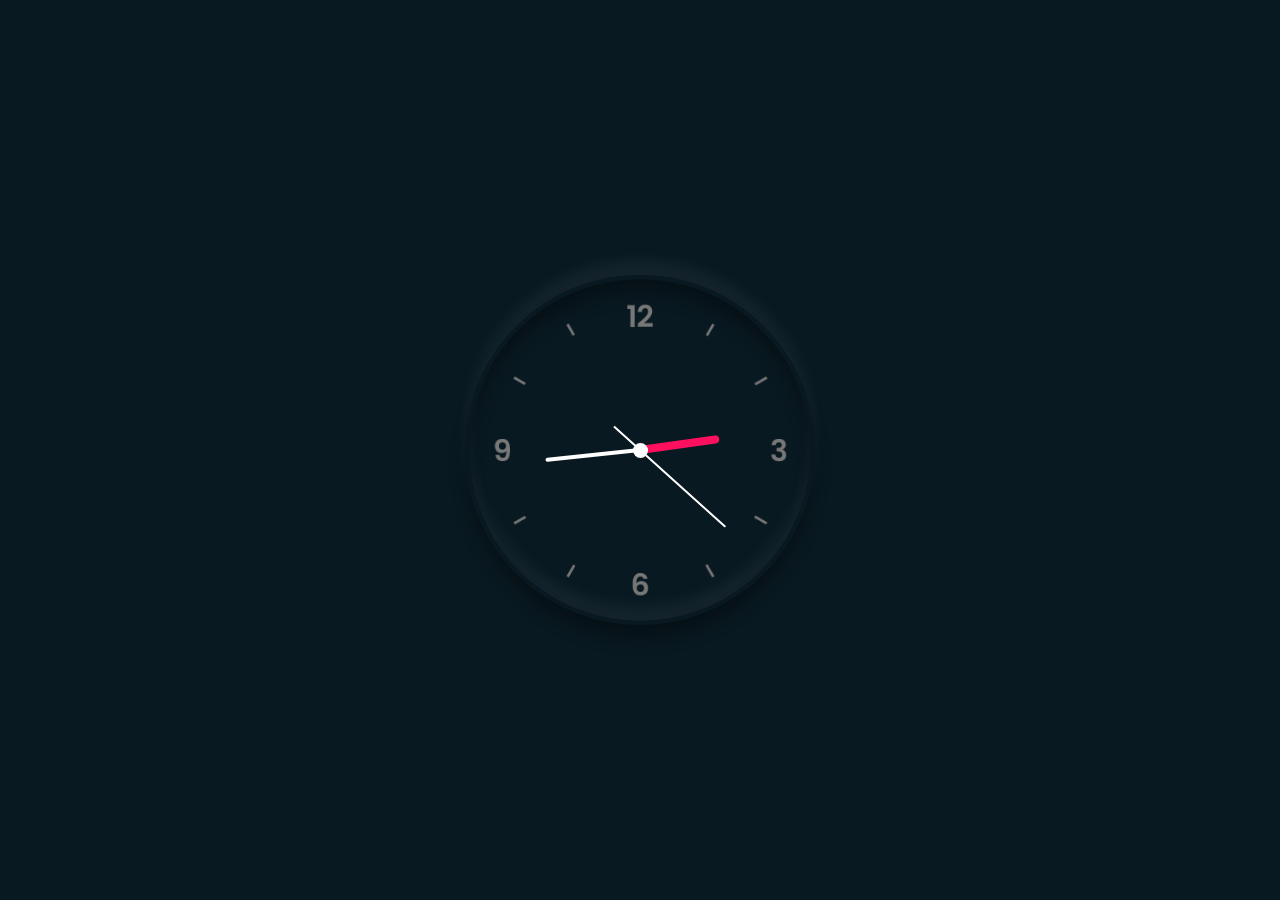
<file: Тестовые проекты/clocks/index.html>
<!DOCTYPE html>
<html>
<head>
  <meta charset="UTF-8">
  <meta name="viewport" content="width=device-width, initial-scale=1.0">
  <title>Javascript Clock UI Dark</title>
  <link rel="stylesheet" href="style.css">
</head>
<body>
    <div class="clock">
      <div class="hour">
        <div class="hr" id="hr"></div>
      </div>
      <div class="min">
        <div class="mn" id="mn"></div>
      </div>
      <div class="sec">
        <div class="sc" id="sc"></div>
      </div>
    </div>
    <script type="text/javascript">
      const deg = 6;
      const hr = document.querySelector('#hr');
      const mn = document.querySelector('#mn');
      const sc = document.querySelector('#sc');

      setInterval(() => {
        let day = new Date();
        let hh = day.getHours() * 30;
        let mm = day.getMinutes() * deg;
        let ss = day.getSeconds() * deg;
        hr.style.transform = `rotateZ(${(hh) + (mm/12)}deg)`;
        mn.style.transform = `rotateZ(${mm}deg)`;
        sc.style.transform = `rotateZ(${ss}deg)`;
      })
    </script>
</body>
</html>
</file>
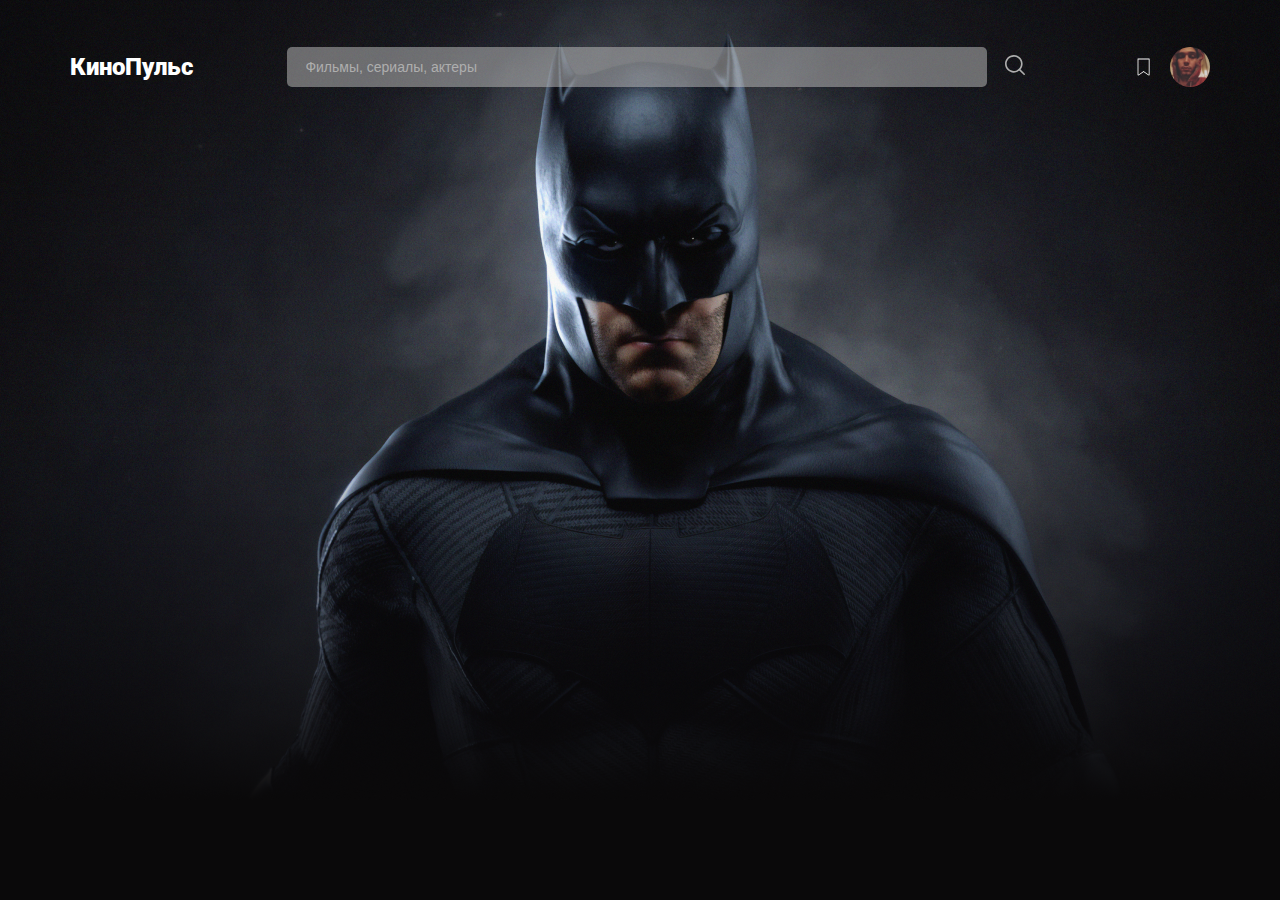
<file: Тестовые проекты/Интенсив по вёрстке  Бэтмен/index.html>
<!DOCTYPE html>
<html lang="ru">
<head>
    <meta charset="UTF-8">
    <meta name="viewport" content="width=device-width, initial-scale=1.0">
    <title>Бэтмен 2021 - cтраница о фильме</title>
    <link href="https://fonts.googleapis.com/css?family=Roboto:400,900&display=swap&subset=cyrillic" rel="stylesheet">
    <link rel="stylesheet" href="./css/style.css">
</head>
<body>
    <div class="container">
        <header class="header">
            <div class="logo">КиноПульс</div>
            <form action="" class="search">
                <input type="search" class="search-input" placeholder="Фильмы, сериалы, актеры">
                <button type="submit" class="search-button">
                    <img src="./img/search-icon.svg" alt="search-icon">
                </button>
            </form>    
            <div class="user">
                <img src="./img/bookmark.svg" alt="bookmark" class="bookmark">
                <img src="./img/avatar.jpg" alt="avatar" class="avatar">
            </div>
        </header>
        <!-- /.header -->
    </div>
    <!-- /.container -->
</body>
</html>
</file>
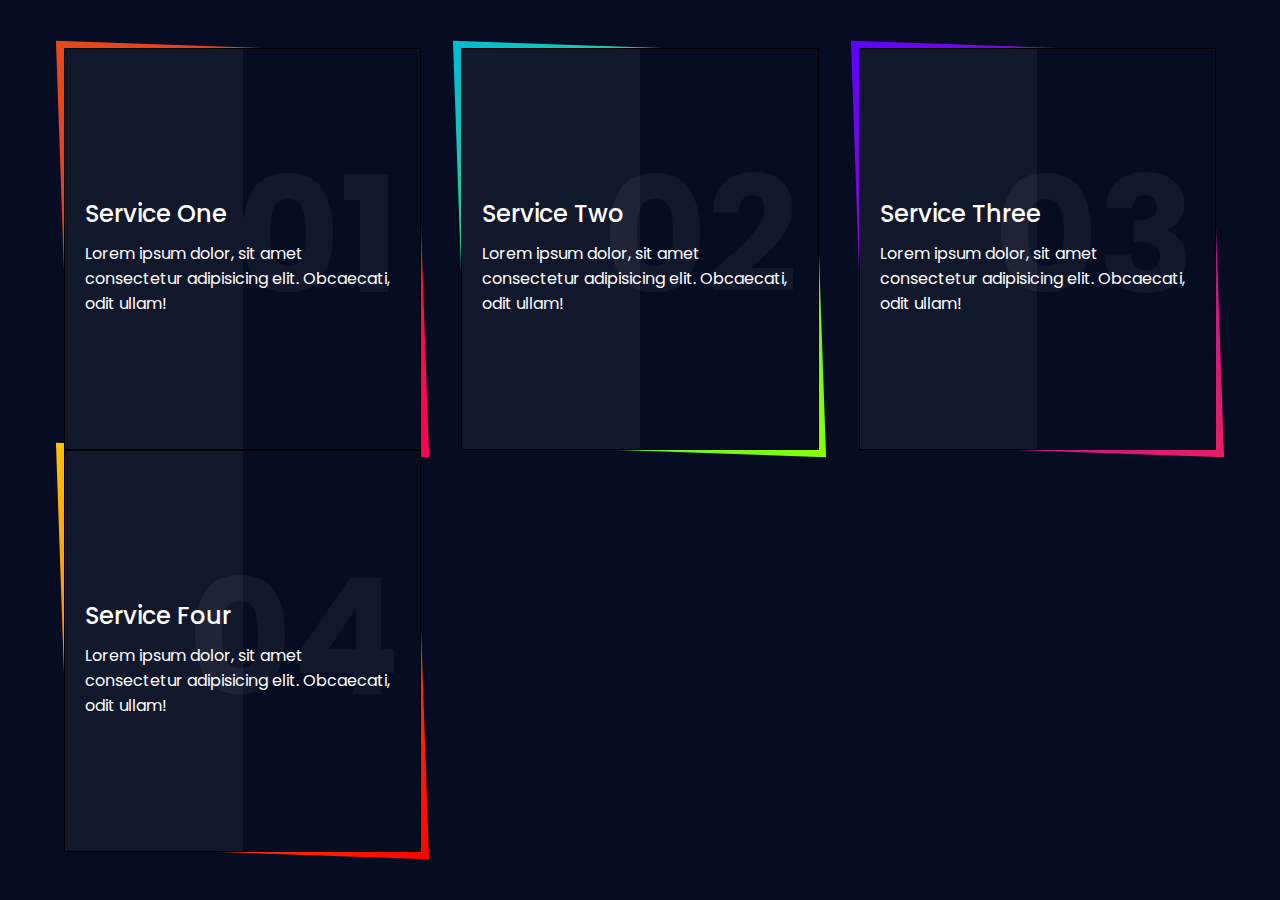
<file: Тестовые проекты/Карточки/index.html>
<!DOCTYPE html>
<html>
<head>
  <meta charset="UTF-8">
  <meta name="viewport" content="width=device-width, initial-scale=1.0">
  <title>CSS Creative Box Border Hover Effects</title>
  <link rel="stylesheet" href="style.css">
  <link href="https://fonts.googleapis.com/css?family=Poppins:100,200,300,400,500,600,700,800,900&display=swap" rel="stylesheet">
</head>
<body>
  <div class="container">
    <div class="box">
      <div class="content">
        <h2>01</h2>
        <h3>Service One</h3>
        <p>Lorem ipsum dolor, 
          sit amet consectetur adipisicing elit. 
          Obcaecati, odit ullam!</p>
          <a href="#">Read More</a>
      </div>
    </div>
    <div class="box">
      <div class="content">
        <h2>02</h2>
        <h3>Service Two</h3>
        <p>Lorem ipsum dolor, 
          sit amet consectetur adipisicing elit. 
          Obcaecati, odit ullam!</p>
          <a href="#">Read More</a>
      </div>
    </div>
    <div class="box">
      <div class="content">
        <h2>03</h2>
        <h3>Service Three</h3>
        <p>Lorem ipsum dolor, 
          sit amet consectetur adipisicing elit. 
          Obcaecati, odit ullam!</p>
          <a href="#">Read More</a>
      </div>
    </div>
    <div class="box">
      <div class="content">
        <h2>04</h2>
        <h3>Service Four</h3>
        <p>Lorem ipsum dolor, 
          sit amet consectetur adipisicing elit. 
          Obcaecati, odit ullam!</p>
          <a href="#">Read More</a>
      </div>
    </div>
  </div>    
</body>
</html>
</file>
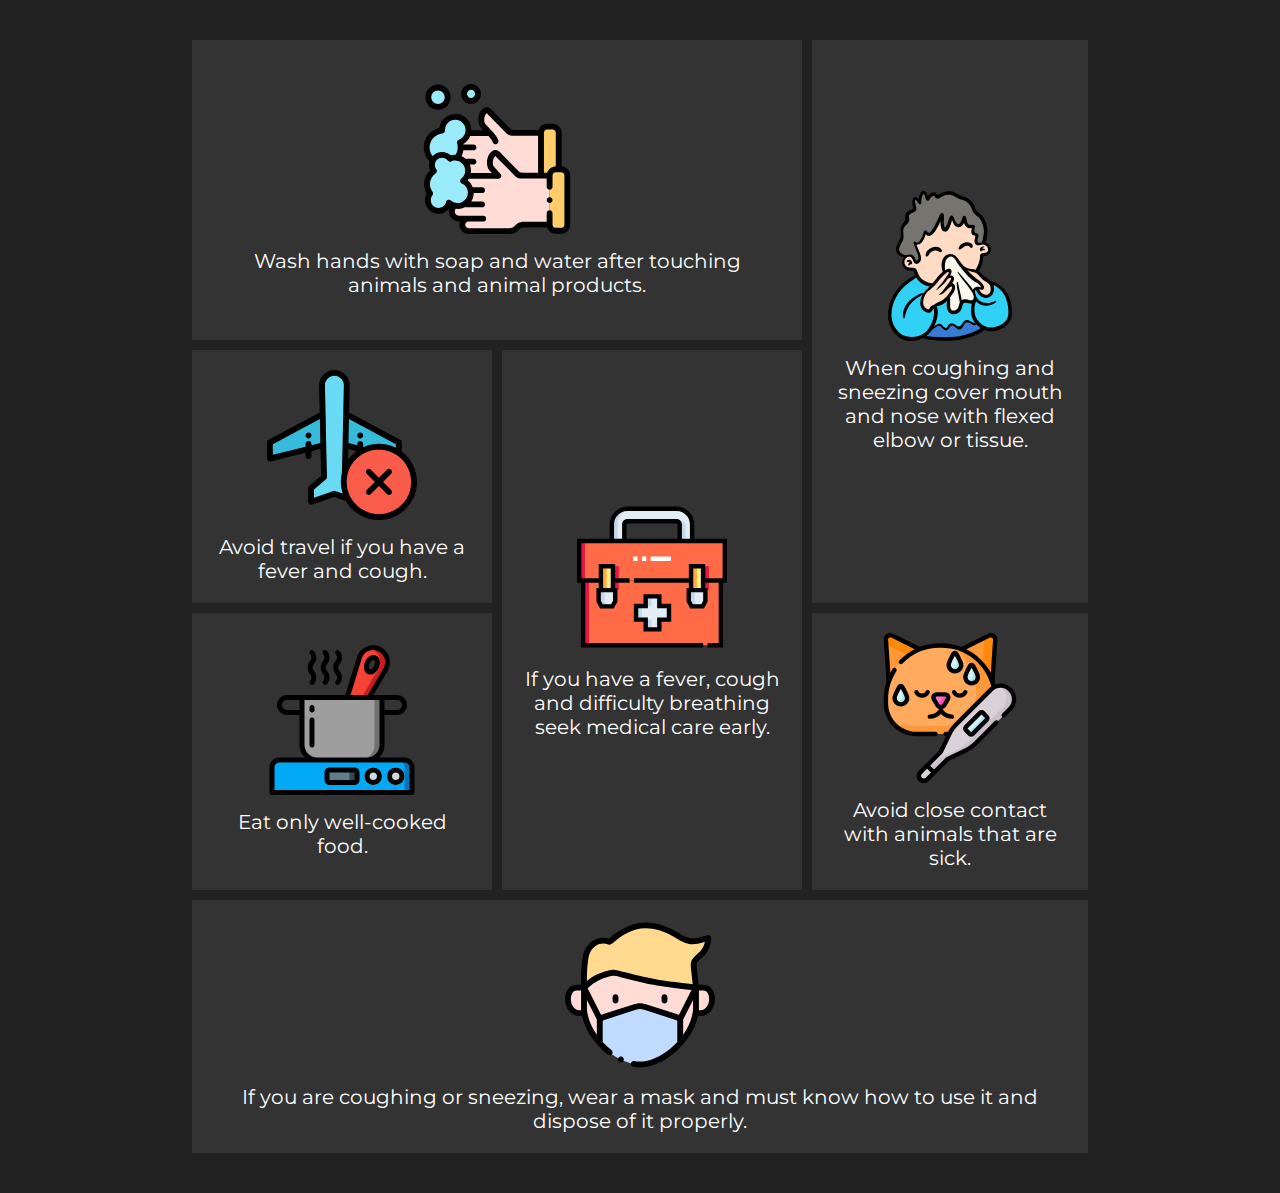
<file: Тестовые проекты/Контент/index.html>
<!DOCTYPE html>
<html lang="en">
<head>
  <meta charset="UTF-8">
  <meta name="viewport" content="width=device-width, initial-scale=1.0">
  <title>Corona Virus | Just For Awareness</title>
  <link rel="stylesheet" href="css/style.css">
  <link href="https://fonts.googleapis.com/css?family=Montserrat:300,400,500&display=swap" rel="stylesheet">
</head>
<body>
  <div class="container">
    <div class="box">
      <div class="content">
        <img src="img/1.svg">
        <p>Wash hands with soap and water after touching animals and animal products.</p>
      </div>
    </div>
    <div class="box">
      <div class="content">
        <img src="img/2.svg">
        <p>When coughing and sneezing cover mouth and nose with flexed elbow or tissue.</p>
      </div>
    </div>
    <div class="box">    
      <div class="content">
        <img src="img/3.svg">
        <p>Avoid travel if you have a fever and cough.</p>
      </div>
    </div>
    <div class="box"> 
      <div class="content">
        <img src="img/4.svg">
        <p>If you have a fever, cough and difficulty breathing seek medical care early.</p>
      </div>
    </div> 
    <div class="box"> 
      <div class="content">
        <img src="img/5.svg">
        <p>If you are coughing or sneezing, wear a mask and must know how to 
          use it and dispose of it properly.</p>
      </div>
    </div>
    <div class="box"> 
      <div class="content">
        <img src="img/6.svg">
        <p>Eat only well-cooked food.</p>
      </div>
    </div>  
    <div class="box">
      <div class="content">
        <img src="img/7.svg">
        <p>Avoid close contact with animals that are sick.</p>
      </div>
    </div>    
  </div>
</body>
</html>
</file>
<file: Тестовые проекты/clocks/style.css>
* {
  margin: 0;
  padding: 0;
  box-sizing: border-box;
}
body {
  display: flex;
  justify-content: center;
  align-items: center;
  min-height: 100vh;
  background: #091921;
}
.clock {
  width: 350px;
  height: 350px;
  display: flex;
  justify-content: center;
  align-items: center;
  background: url(clock.png);
  background-size: cover;
  border: 4px solid #091921;
  border-radius: 50%;
  box-shadow: 0 -15px 15px rgba(255, 255, 255, 0.05), 
              inset 0 -15px 15px rgba(255, 255, 255, 0.05),
              0 15px 15px rgba(0, 0, 0, 0.3),
              inset 0 15px 15px rgba(0, 0, 0, 0.3);
}
.clock::before {
  content: '';
  position: absolute;
  width: 15px;
  height: 15px;
  background: #ffffff;
  border-radius: 50%;
  z-index: 10000;
}
.clock .hour,
.clock .min,
.clock .sec {
  position: absolute;
}
.clock .hour .hr {
  width: 160px;
  height: 160px;
}
.clock .min .mn {
  width: 190px;
  height: 190px;
}
.clock .sec .sc {
  width: 230px;
  height: 230px;
}
.hr, .mn, .sc {
  display: flex;
  justify-content: center;
  /*align-items: center;*/
  border-radius: 50%;
}
.hr::before{
  content: '';
  position: absolute;
  width: 8px;
  height: 80px;
  background: #ff105e;
  z-index: 10;
  border-radius: 6px 6px 0 0;
}
.mn::before{
  content: '';
  position: absolute;
  width: 4px;
  height: 90px;
  background: #ffffff;
  z-index: 11;
  border-radius: 6px 6px 0 0;
}
.sc::before{
  content: '';
  position: absolute;
  width: 2px;
  height: 150px;
  background: #ffffff;
  z-index: 12;
  border-radius: 6px 6px 0 0;
}
</file>
<file: Тестовые проекты/Интенсив по вёрстке  Бэтмен/css/style.css>
body {
    background-color: #0A090A;
    color: white;
    font-family: 'Roboto', sans-serif;
    margin: 0;
    padding: 0;
    background-image: url(../img/main-bg.png);
    background-repeat: no-repeat;
    background-position: top center;
}
.container {
    /* Максимальная ширина */
    max-width: 1140px;
    /* Контейнер по центру */
    margin: auto;
}

.header {
    display: flex;
    align-items: center;
    justify-content: space-between;
    padding-top: 45px;
}
.logo {
    font-style: normal;
    font-weight: 900;
    font-size: 24px;
    line-height: 28px;
}
.search {
    display: flex;
    align-items: center;
    flex: 0.8;
}
.search-input {
    flex: 1;
    background: rgba(196, 196, 196, 0.5);
    border-radius: 5px;
    padding-top: 12px;
    padding-bottom: 12px;
    padding-left: 18px;
    padding-right: 18px;
    border: none;
    color: #AEAEAE;
    font-size: 14px;
    line-height: 16px;
}
::-webkit-input-placeholder { /* Edge */
    color: #AEAEAE;
  }
  
  :-ms-input-placeholder { /* Internet Explorer 10-11 */
    color: #AEAEAE;
  }
  
  ::placeholder {
    color: #AEAEAE;
  }
  .search-button {
      background-color: transparent;
      border: none;
      padding: 10px 18px;
  }
  .user {
      display: flex;
      align-items: center;
  }
  .avatar {
    width: 40px;
    height: 40px;
    border-radius: 50%;
    margin-left: 20px;
    object-fit: cover;
}
</file>
<file: Тестовые проекты/Карточки/style.css>
body {
  margin: 0;
  padding: 0;
  display: flex;
  justify-content: center;
  align-items: center;
  min-height: 100vh;
  background: #060c21;
  font-family: 'Poppins', sans-serif;
}
.container {
  position: relative;
  width: 90%;
  display: grid;
  grid-template-columns: repeat(auto-fill, minmax(260px, 1fr));
  grid-template-rows: auto;
  grid-gap: 0 40px;

}
.container .box {
  position: relative;
  height: 400px;
  background: #060c21;
  display: flex;
  justify-content: center;
  align-items: center;
  border: 1px solid #000000;
}
.container .box:before {
  content: '';
  position: absolute;
  top: -2px;
  left: -2px;
  right: -2px;
  bottom: -2px;
  background: #ffffff;
  transform: skew(2deg, 2deg);
  z-index: -1;
}
.container .box:nth-child(1)::before {
  background: linear-gradient(315deg, #ff0057, #e64a19);
}
.container .box:nth-child(2)::before {
  background: linear-gradient(315deg, #89ff00, #00bcd4);
}
.container .box:nth-child(3)::before {
  background: linear-gradient(315deg, #e91e63, #5d02ff);
}
.container .box:nth-child(4)::before {
  background: linear-gradient(315deg, #ff0000, #ffc107);
}
.container .box::after {
  content: '';
  position: absolute;
  top: 0;
  left: 0;
  width: 50%;
  height: 100%;
  background: rgba(255, 255, 255, 0.05);
  pointer-events: none;
}
.content {
  position: relative;
  padding: 20px;
  transform: translateY(40px);
}
.box .content h2 {
  position: absolute;
  top: -60px;
  right: 20px;
  margin: 0;
  padding: 0;
  font-size: 10em;
  color: rgba(255, 255, 255, .05);
  transition: 0.5s;
}
.box:hover .content h2 {
  top: -140px;
}
.box .content h3 {
  margin: 0 0 10px;
  padding: 0;
  font-size: 24px;
  font-weight: 500;
  color: #ffffff;
}
.box .content p {
  margin: 0;
  padding: 0;
  color: #ffffff;
  font-size: 16px;
}
.box .content a {
  position: relative;
  margin: 20px 0 0;
  padding: 10px 20px;
  text-decoration: none;
  border: 1px solid #ffffff;
  display: inline-block;
  color: #ffffff;
  transition: 0.5s;
  transform: translateY(-40px);
  opacity: 0;
  visibility: hidden;
}
.box:hover .content a {
  transform: translateY(0);
  opacity: 1;
  visibility: visible;
}
.box .content a:hover {
  color: #000000;
  background: #ffffff;
}
</file>
<file: Тестовые проекты/Контент/css/style.css>
* {
  font-family: 'Montserrat', sans-serif;
  margin: 0;
  padding: 0;
  box-sizing: border-box;
}
body {
  display: flex;
  justify-content: center;
  align-self: center;
  min-height: 100vh;
  background: #222222;
}

img {
  height: 150px;
  width: 150px;
  position: relative;
  margin-bottom: 10px;
}
.container{

  position: relative;
  max-width: 70%;
  display: grid;
  grid-template-columns: repeat(auto-fill, minmax(300px, 1fr));
  grid-template-rows: minmax(300px, auto);
  margin: 40px;
  grid-auto-flow: dense;
  grid-gap: 10px;
}

.container .box {
  background: #333333;
  padding: 20px;
  display: grid;
  font-size: 20px;
  place-items: center;
  text-align: center;
  color: #fff;
  transition: 0,5s;
}
.container .box:hover {
  background: #e91e63;
}
.container .box:nth-child(1) {
  grid-column: span 2;
  grid-row: span 1;
}
.container .box:nth-child(2) {
  grid-column: span 1;
  grid-row: span 2;
}
.container .box:nth-child(4) {
  grid-column: span 1;
  grid-row: span 2;
}
.container .box:nth-child(5) {
  grid-column: span 3;
  grid-row: span 1;
}
@media (max-width: 991px){
  .container {
    grid-template-columns: repeat(auto-fill, minmax(50%, 1fr));
    grid-template-rows: minmax(auto, auto);
  }
  .container .box {
    grid-column: unset !important;
    grid-row: unset !important;
  }
}
</file>
